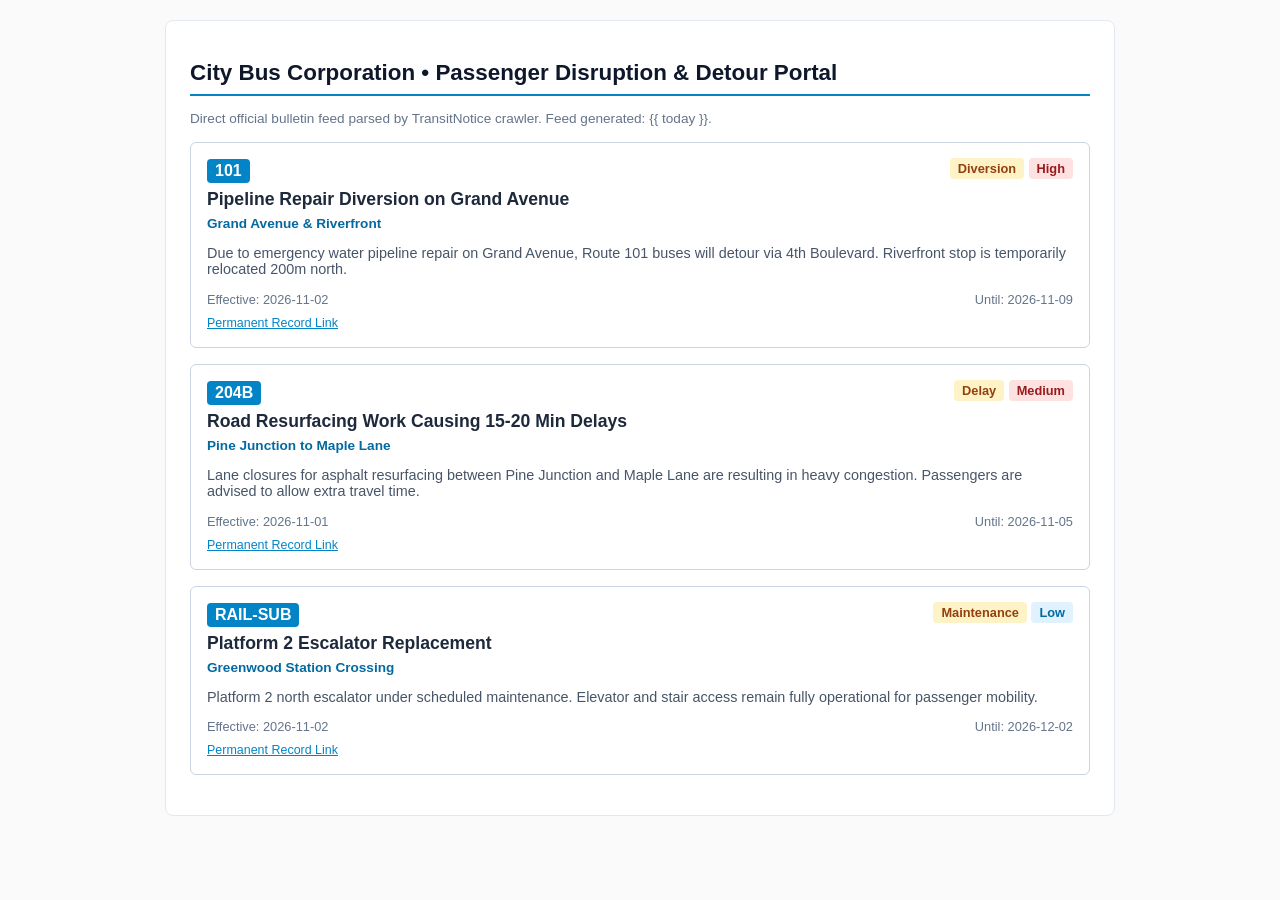
<file: mini project 2/templates/mock_bus_feed.html>
<!DOCTYPE html>
<html lang="en">
<head>
    <meta charset="UTF-8">
    <meta name="viewport" content="width=device-width, initial-scale=1.0">
    <title>City Bus Corporation &bull; Live Service Advisories</title>
    <style>
        body { font-family: -apple-system, BlinkMacSystemFont, "Segoe UI", Roboto, sans-serif; background: #fafafa; color: #1e293b; margin: 0; padding: 20px; }
        .container { max-width: 900px; margin: 0 auto; background: #fff; padding: 24px; border: 1px solid #e2e8f0; border-radius: 8px; }
        h1 { color: #0f172a; font-size: 1.4rem; border-bottom: 2px solid #0284c7; padding-bottom: 8px; }
        .transit-notice-card { border: 1px solid #cbd5e1; border-radius: 6px; padding: 16px; margin: 16px 0; background: #fff; }
        .route-badge { background: #0284c7; color: white; padding: 3px 8px; border-radius: 4px; font-weight: bold; }
        .advisory-type { background: #fef3c7; color: #92400e; padding: 3px 8px; border-radius: 4px; font-size: 0.8rem; font-weight: bold; }
        .severity-badge { background: #fee2e2; color: #991b1b; padding: 3px 8px; border-radius: 4px; font-size: 0.8rem; font-weight: bold; }
        .notice-title { font-size: 1.1rem; font-weight: bold; margin: 6px 0; }
        .affected-area { color: #0369a1; font-weight: 600; font-size: 0.85rem; margin-bottom: 6px; }
        .notice-description { font-size: 0.9rem; color: #475569; }
        .dates-bar { font-size: 0.8rem; color: #64748b; margin-top: 8px; display: flex; justify-content: space-between; }
    </style>
</head>
<body>
    <div class="container">
        <h1>City Bus Corporation &bull; Passenger Disruption &amp; Detour Portal</h1>
        <p style="font-size: 0.85rem; color: #64748b;">
            Direct official bulletin feed parsed by TransitNotice crawler. Feed generated: {{ today }}.
        </p>

        <!-- Notice 1 -->
        <div class="transit-notice-card" data-notice-id="ADV-2026-001">
            <div style="display: flex; justify-content: space-between;">
                <span class="route-badge">101</span>
                <div>
                    <span class="advisory-type">Diversion</span>
                    <span class="severity-badge">High</span>
                </div>
            </div>
            <h3 class="notice-title">Pipeline Repair Diversion on Grand Avenue</h3>
            <div class="affected-area">Grand Avenue &amp; Riverfront</div>
            <p class="notice-description">
                Due to emergency water pipeline repair on Grand Avenue, Route 101 buses will detour via 4th Boulevard. Riverfront stop is temporarily relocated 200m north.
            </p>
            <div class="dates-bar">
                <span>Effective: <span class="start-date" data-start-date="2026-11-02">2026-11-02</span></span>
                <span>Until: <span class="end-date" data-end-date="2026-11-09">2026-11-09</span></span>
            </div>
            <div style="margin-top: 6px;">
                <a href="/mock-bus-feed#ADV-2026-001" style="color: #0284c7; font-size: 0.78rem;">Permanent Record Link</a>
            </div>
        </div>

        <!-- Notice 2 -->
        <div class="transit-notice-card" data-notice-id="ADV-2026-002">
            <div style="display: flex; justify-content: space-between;">
                <span class="route-badge">204B</span>
                <div>
                    <span class="advisory-type">Delay</span>
                    <span class="severity-badge">Medium</span>
                </div>
            </div>
            <h3 class="notice-title">Road Resurfacing Work Causing 15-20 Min Delays</h3>
            <div class="affected-area">Pine Junction to Maple Lane</div>
            <p class="notice-description">
                Lane closures for asphalt resurfacing between Pine Junction and Maple Lane are resulting in heavy congestion. Passengers are advised to allow extra travel time.
            </p>
            <div class="dates-bar">
                <span>Effective: <span class="start-date" data-start-date="2026-11-01">2026-11-01</span></span>
                <span>Until: <span class="end-date" data-end-date="2026-11-05">2026-11-05</span></span>
            </div>
            <div style="margin-top: 6px;">
                <a href="/mock-bus-feed#ADV-2026-002" style="color: #0284c7; font-size: 0.78rem;">Permanent Record Link</a>
            </div>
        </div>

        <!-- Notice 3 -->
        <div class="transit-notice-card" data-notice-id="ADV-2026-006">
            <div style="display: flex; justify-content: space-between;">
                <span class="route-badge">RAIL-SUB</span>
                <div>
                    <span class="advisory-type">Maintenance</span>
                    <span class="severity-badge" style="background:#e0f2fe; color:#0369a1;">Low</span>
                </div>
            </div>
            <h3 class="notice-title">Platform 2 Escalator Replacement</h3>
            <div class="affected-area">Greenwood Station Crossing</div>
            <p class="notice-description">
                Platform 2 north escalator under scheduled maintenance. Elevator and stair access remain fully operational for passenger mobility.
            </p>
            <div class="dates-bar">
                <span>Effective: <span class="start-date" data-start-date="2026-11-02">2026-11-02</span></span>
                <span>Until: <span class="end-date" data-end-date="2026-12-02">2026-12-02</span></span>
            </div>
            <div style="margin-top: 6px;">
                <a href="/mock-bus-feed#ADV-2026-006" style="color: #0284c7; font-size: 0.78rem;">Permanent Record Link</a>
            </div>
        </div>
    </div>
</body>
</html>
</file>
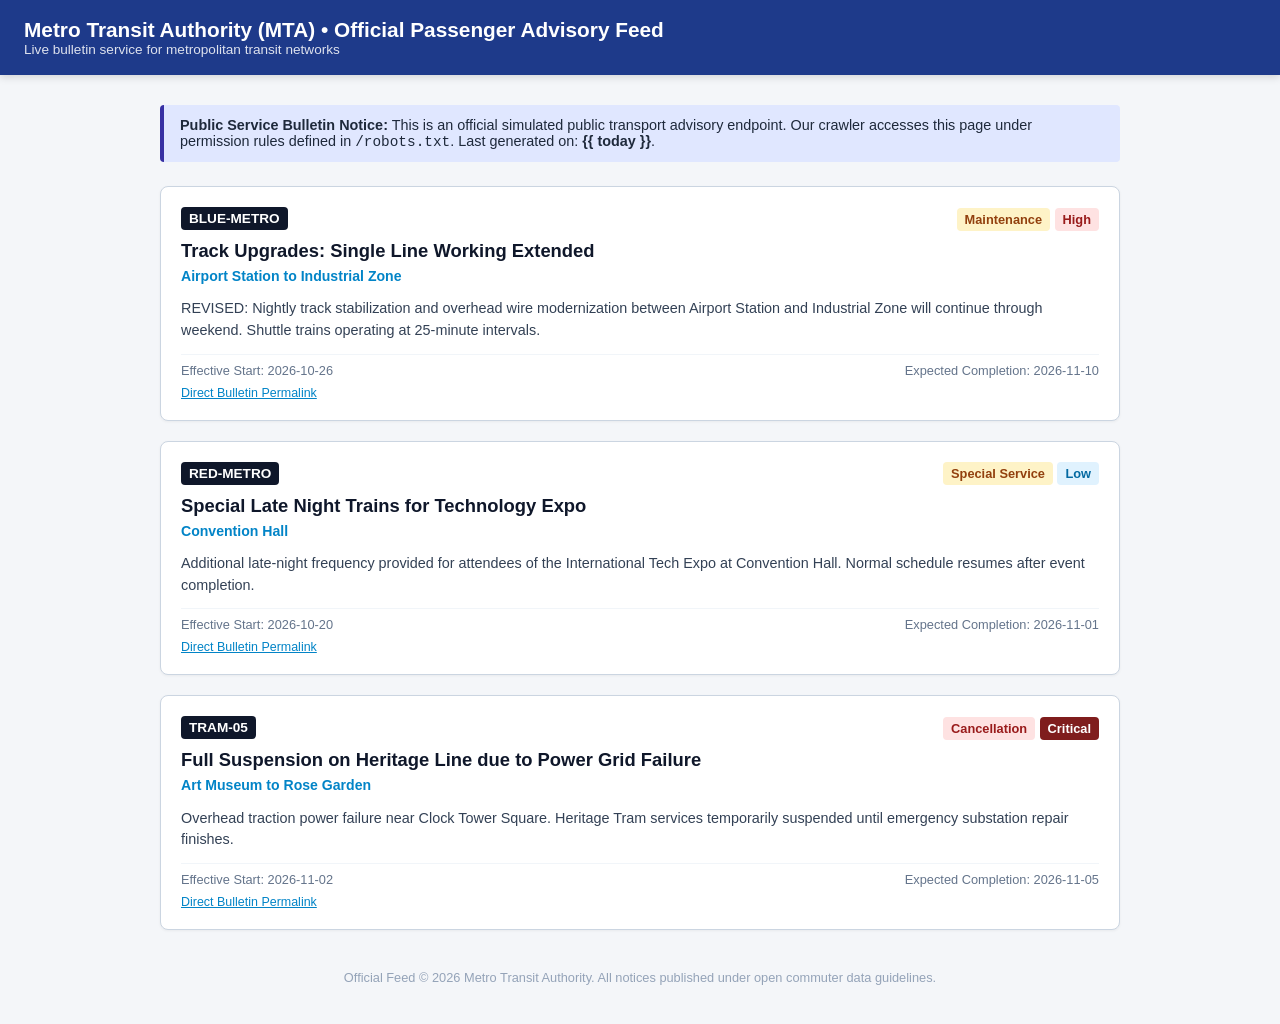
<file: mini project 2/templates/mock_portal.html>
<!DOCTYPE html>
<html lang="en">
<head>
    <meta charset="UTF-8">
    <meta name="viewport" content="width=device-width, initial-scale=1.0">
    <title>Official Service Bulletins – Metro Transit Authority</title>
    <style>
        body { font-family: -apple-system, BlinkMacSystemFont, "Segoe UI", Roboto, sans-serif; background: #f4f6f9; color: #1e293b; margin: 0; padding: 0; }
        header { background: #1e3a8a; color: white; padding: 18px 24px; box-shadow: 0 2px 8px rgba(0,0,0,0.15); }
        .header-title { font-size: 1.3rem; font-weight: bold; }
        .header-subtitle { font-size: 0.85rem; opacity: 0.85; }
        .container { max-width: 960px; margin: 30px auto; padding: 0 16px; }
        .meta-banner { background: #e0e7ff; border-left: 4px solid #3730a3; padding: 12px 16px; margin-bottom: 24px; border-radius: 4px; font-size: 0.9rem; }
        .transit-notice-card { background: white; border: 1px solid #cbd5e1; border-radius: 8px; padding: 20px; margin-bottom: 20px; box-shadow: 0 1px 3px rgba(0,0,0,0.05); }
        .card-top { display: flex; justify-content: space-between; align-items: center; margin-bottom: 10px; }
        .route-badge { background: #0f172a; color: white; padding: 4px 8px; border-radius: 4px; font-weight: bold; font-size: 0.85rem; }
        .advisory-type { background: #fef3c7; color: #92400e; padding: 4px 8px; border-radius: 4px; font-size: 0.8rem; font-weight: bold; }
        .severity-badge { background: #fee2e2; color: #991b1b; padding: 4px 8px; border-radius: 4px; font-size: 0.8rem; font-weight: bold; }
        .notice-title { font-size: 1.15rem; font-weight: bold; margin: 6px 0; color: #0f172a; }
        .affected-area { color: #0284c7; font-weight: 600; font-size: 0.88rem; margin-bottom: 8px; }
        .notice-description { font-size: 0.9rem; line-height: 1.5; color: #334155; margin-bottom: 12px; }
        .dates-bar { font-size: 0.8rem; color: #64748b; border-top: 1px solid #f1f5f9; padding-top: 8px; display: flex; justify-content: space-between; }
        .footer-note { text-align: center; font-size: 0.8rem; color: #94a3b8; margin: 40px 0; }
    </style>
</head>
<body>
    <header>
        <div class="header-title">Metro Transit Authority (MTA) &bull; Official Passenger Advisory Feed</div>
        <div class="header-subtitle">Live bulletin service for metropolitan transit networks</div>
    </header>

    <div class="container">
        <div class="meta-banner">
            <strong>Public Service Bulletin Notice:</strong> This is an official simulated public transport advisory endpoint.
            Our crawler accesses this page under permission rules defined in <code>/robots.txt</code>.
            Last generated on: <strong>{{ today }}</strong>.
        </div>

        <!-- Bulletin 1: Blue Metro Maintenance (Simulated Revision Source) -->
        <div class="transit-notice-card" data-notice-id="ADV-2026-003">
            <div class="card-top">
                <span class="route-badge">BLUE-METRO</span>
                <div>
                    <span class="advisory-type">Maintenance</span>
                    <span class="severity-badge">High</span>
                </div>
            </div>
            <h3 class="notice-title">Track Upgrades: Single Line Working Extended</h3>
            <div class="affected-area">Airport Station to Industrial Zone</div>
            <p class="notice-description">
                REVISED: Nightly track stabilization and overhead wire modernization between Airport Station and Industrial Zone will continue through weekend. Shuttle trains operating at 25-minute intervals.
            </p>
            <div class="dates-bar">
                <span>Effective Start: <span class="start-date" data-start-date="2026-10-26">2026-10-26</span></span>
                <span>Expected Completion: <span class="end-date" data-end-date="2026-11-10">2026-11-10</span></span>
            </div>
            <div style="margin-top: 8px; font-size: 0.78rem;">
                <a href="/mock-transit-portal#ADV-2026-003" style="color: #0284c7;">Direct Bulletin Permalink</a>
            </div>
        </div>

        <!-- Bulletin 2: Red Metro Special Service -->
        <div class="transit-notice-card" data-notice-id="ADV-2026-004">
            <div class="card-top">
                <span class="route-badge">RED-METRO</span>
                <div>
                    <span class="advisory-type">Special Service</span>
                    <span class="severity-badge" style="background:#e0f2fe; color:#0369a1;">Low</span>
                </div>
            </div>
            <h3 class="notice-title">Special Late Night Trains for Technology Expo</h3>
            <div class="affected-area">Convention Hall</div>
            <p class="notice-description">
                Additional late-night frequency provided for attendees of the International Tech Expo at Convention Hall. Normal schedule resumes after event completion.
            </p>
            <div class="dates-bar">
                <span>Effective Start: <span class="start-date" data-start-date="2026-10-20">2026-10-20</span></span>
                <span>Expected Completion: <span class="end-date" data-end-date="2026-11-01">2026-11-01</span></span>
            </div>
            <div style="margin-top: 8px; font-size: 0.78rem;">
                <a href="/mock-transit-portal#ADV-2026-004" style="color: #0284c7;">Direct Bulletin Permalink</a>
            </div>
        </div>

        <!-- Bulletin 3: Tram 05 Power Grid Outage -->
        <div class="transit-notice-card" data-notice-id="ADV-2026-005">
            <div class="card-top">
                <span class="route-badge">TRAM-05</span>
                <div>
                    <span class="advisory-type" style="background:#fee2e2; color:#991b1b;">Cancellation</span>
                    <span class="severity-badge" style="background:#7f1d1d; color:white;">Critical</span>
                </div>
            </div>
            <h3 class="notice-title">Full Suspension on Heritage Line due to Power Grid Failure</h3>
            <div class="affected-area">Art Museum to Rose Garden</div>
            <p class="notice-description">
                Overhead traction power failure near Clock Tower Square. Heritage Tram services temporarily suspended until emergency substation repair finishes.
            </p>
            <div class="dates-bar">
                <span>Effective Start: <span class="start-date" data-start-date="2026-11-02">2026-11-02</span></span>
                <span>Expected Completion: <span class="end-date" data-end-date="2026-11-05">2026-11-05</span></span>
            </div>
            <div style="margin-top: 8px; font-size: 0.78rem;">
                <a href="/mock-transit-portal#ADV-2026-005" style="color: #0284c7;">Direct Bulletin Permalink</a>
            </div>
        </div>

        <div class="footer-note">
            Official Feed &copy; 2026 Metro Transit Authority. All notices published under open commuter data guidelines.
        </div>
    </div>
</body>
</html>
</file>
